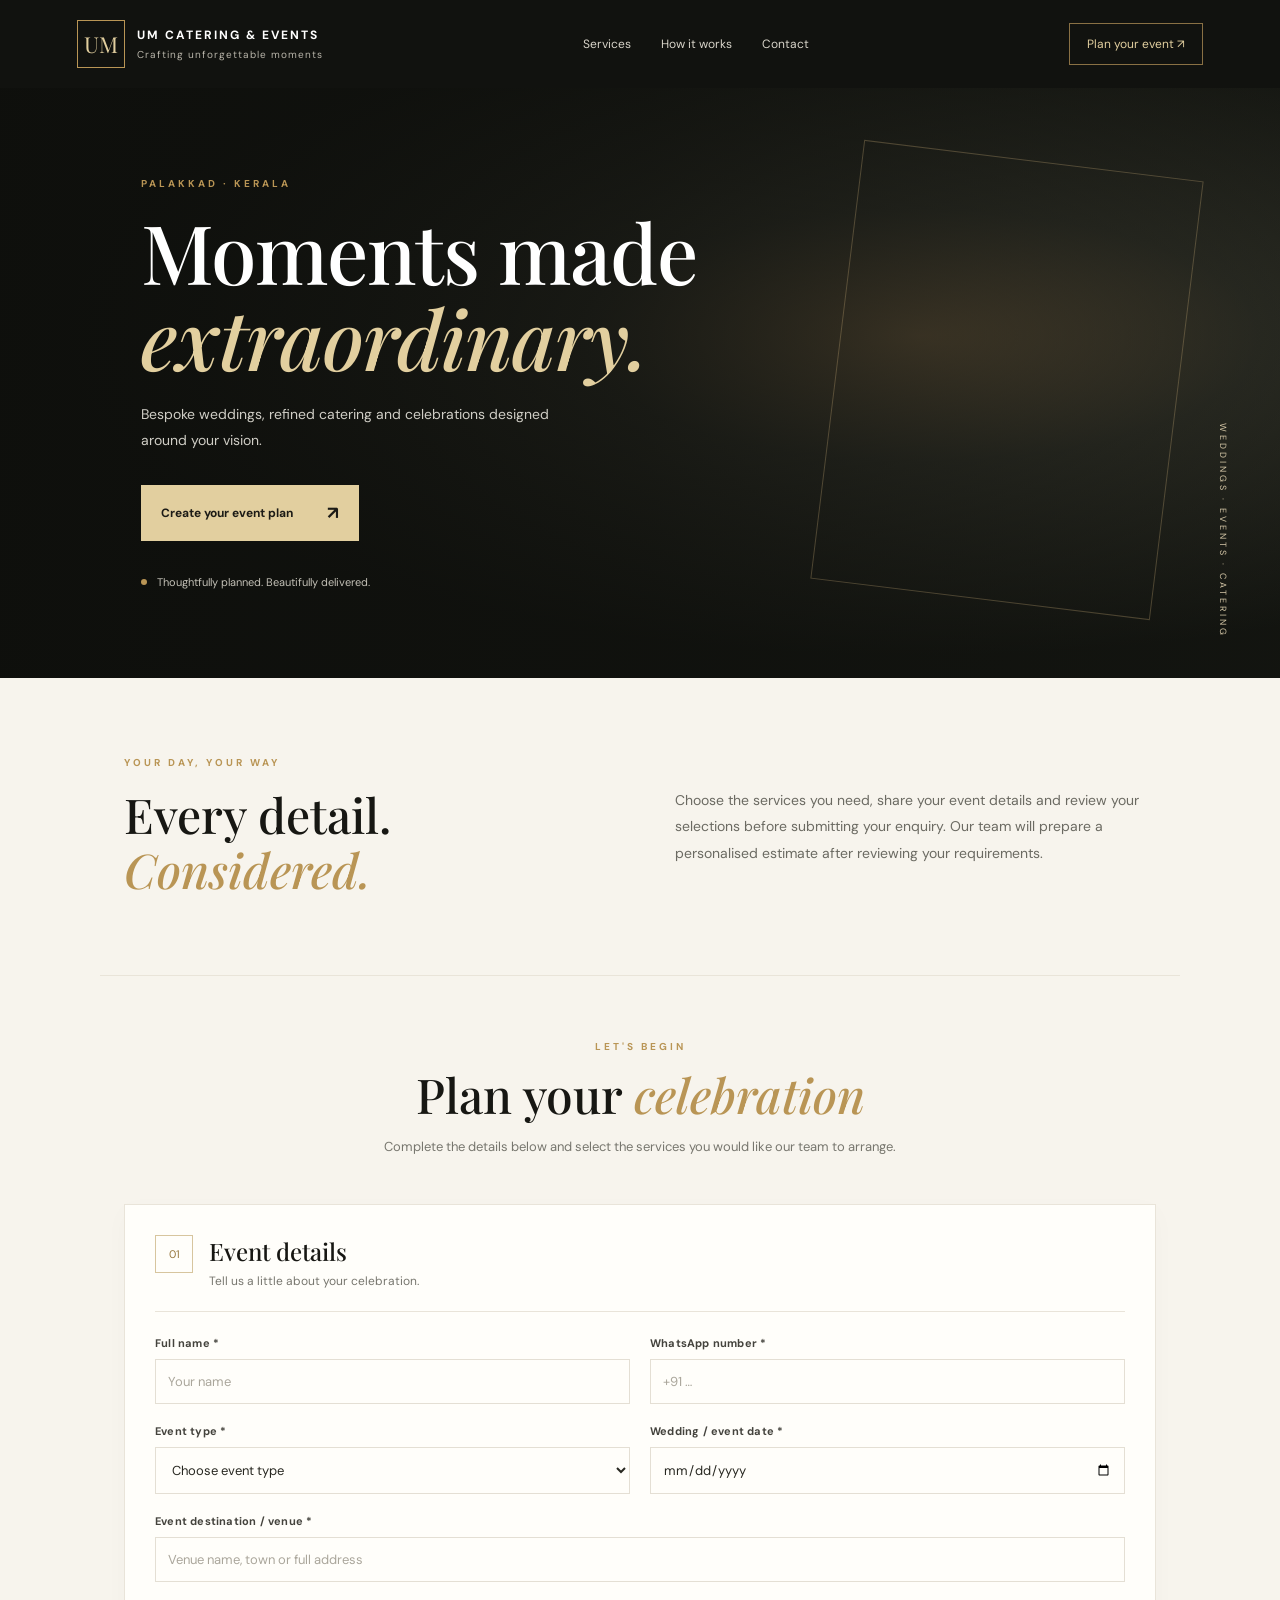
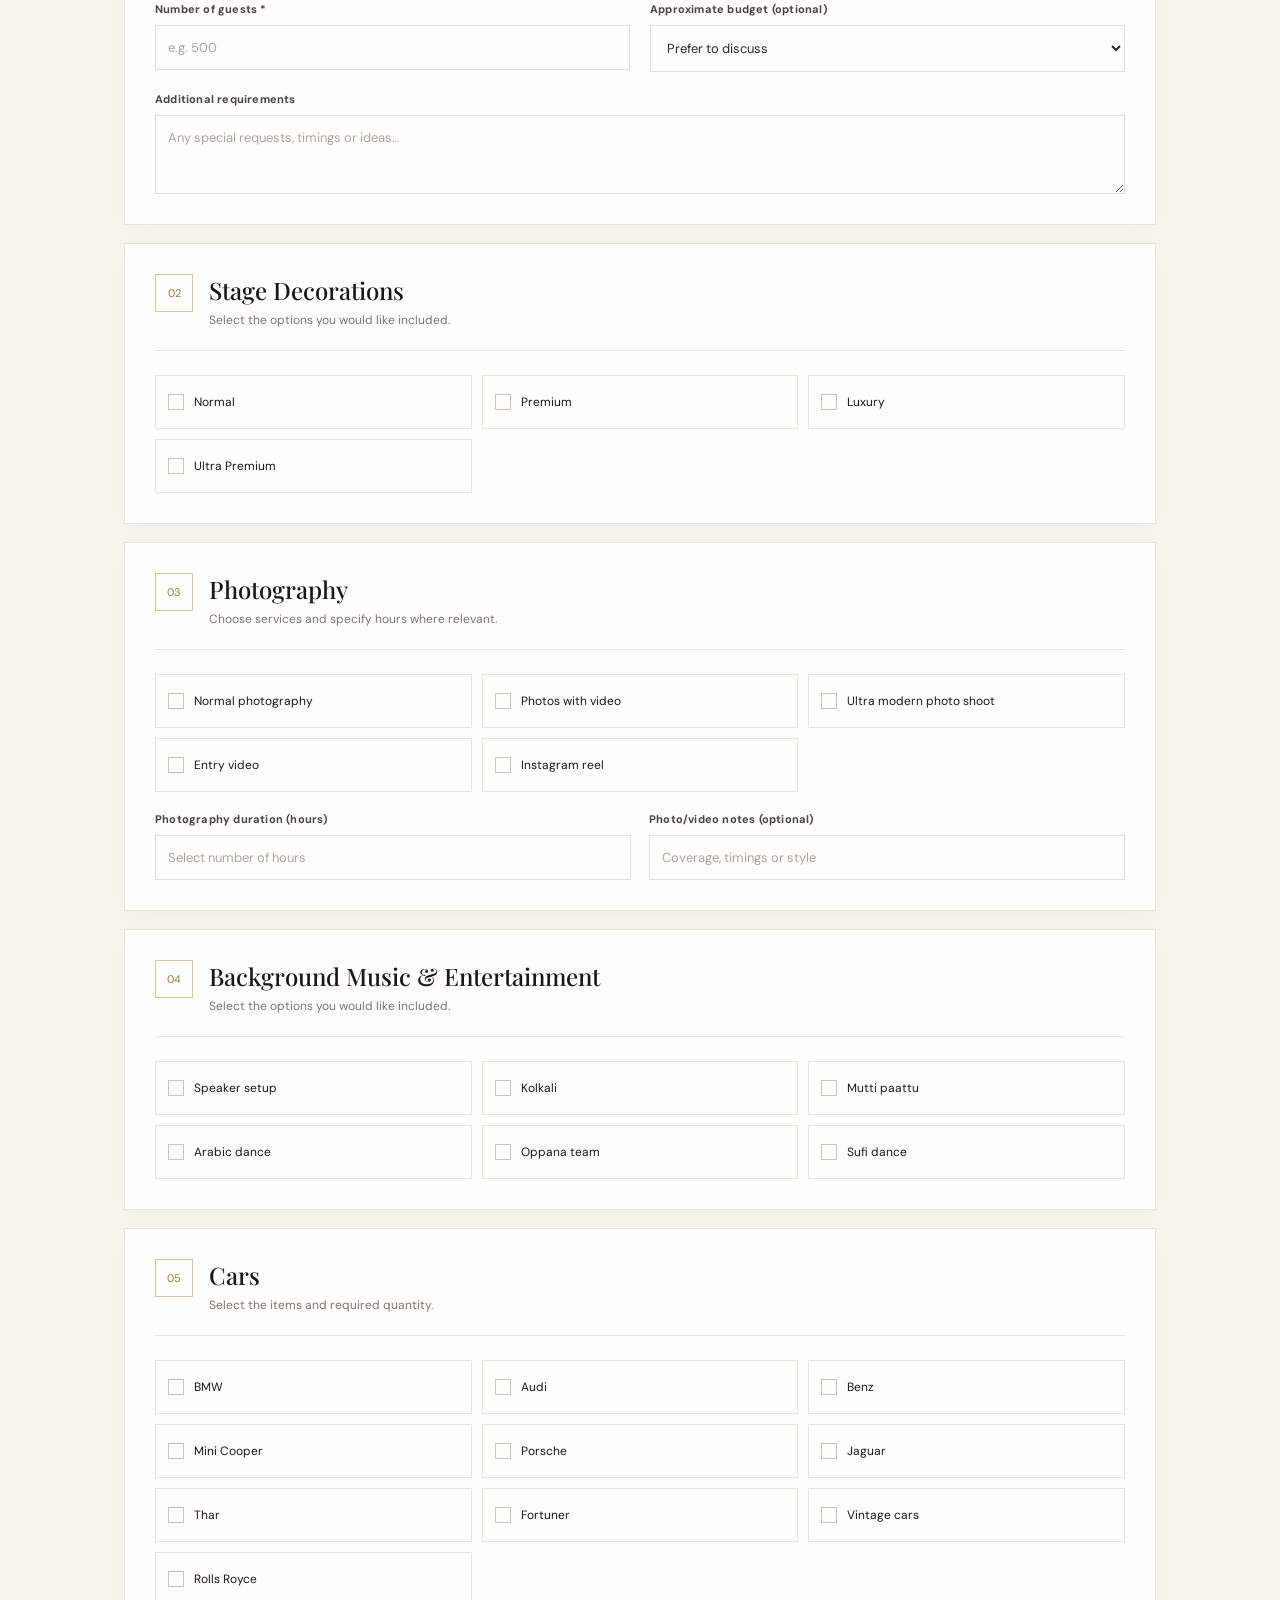
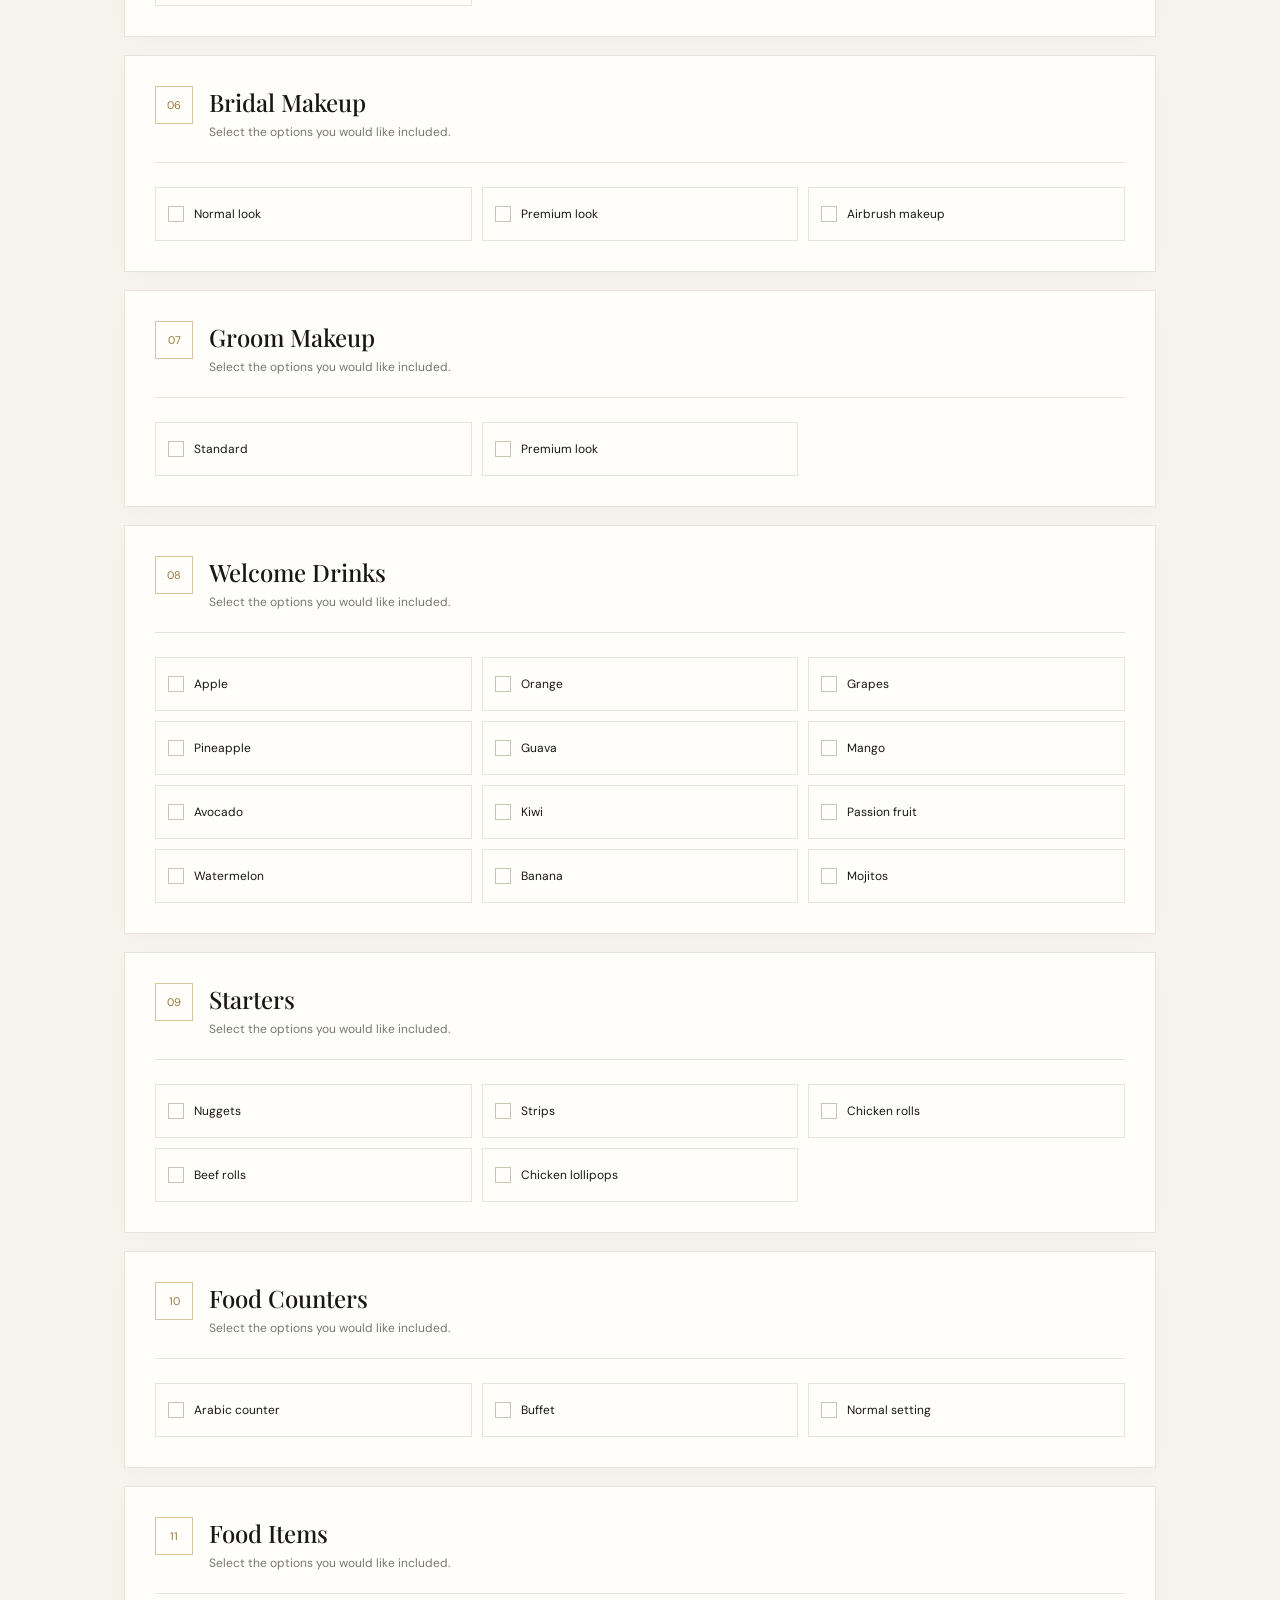
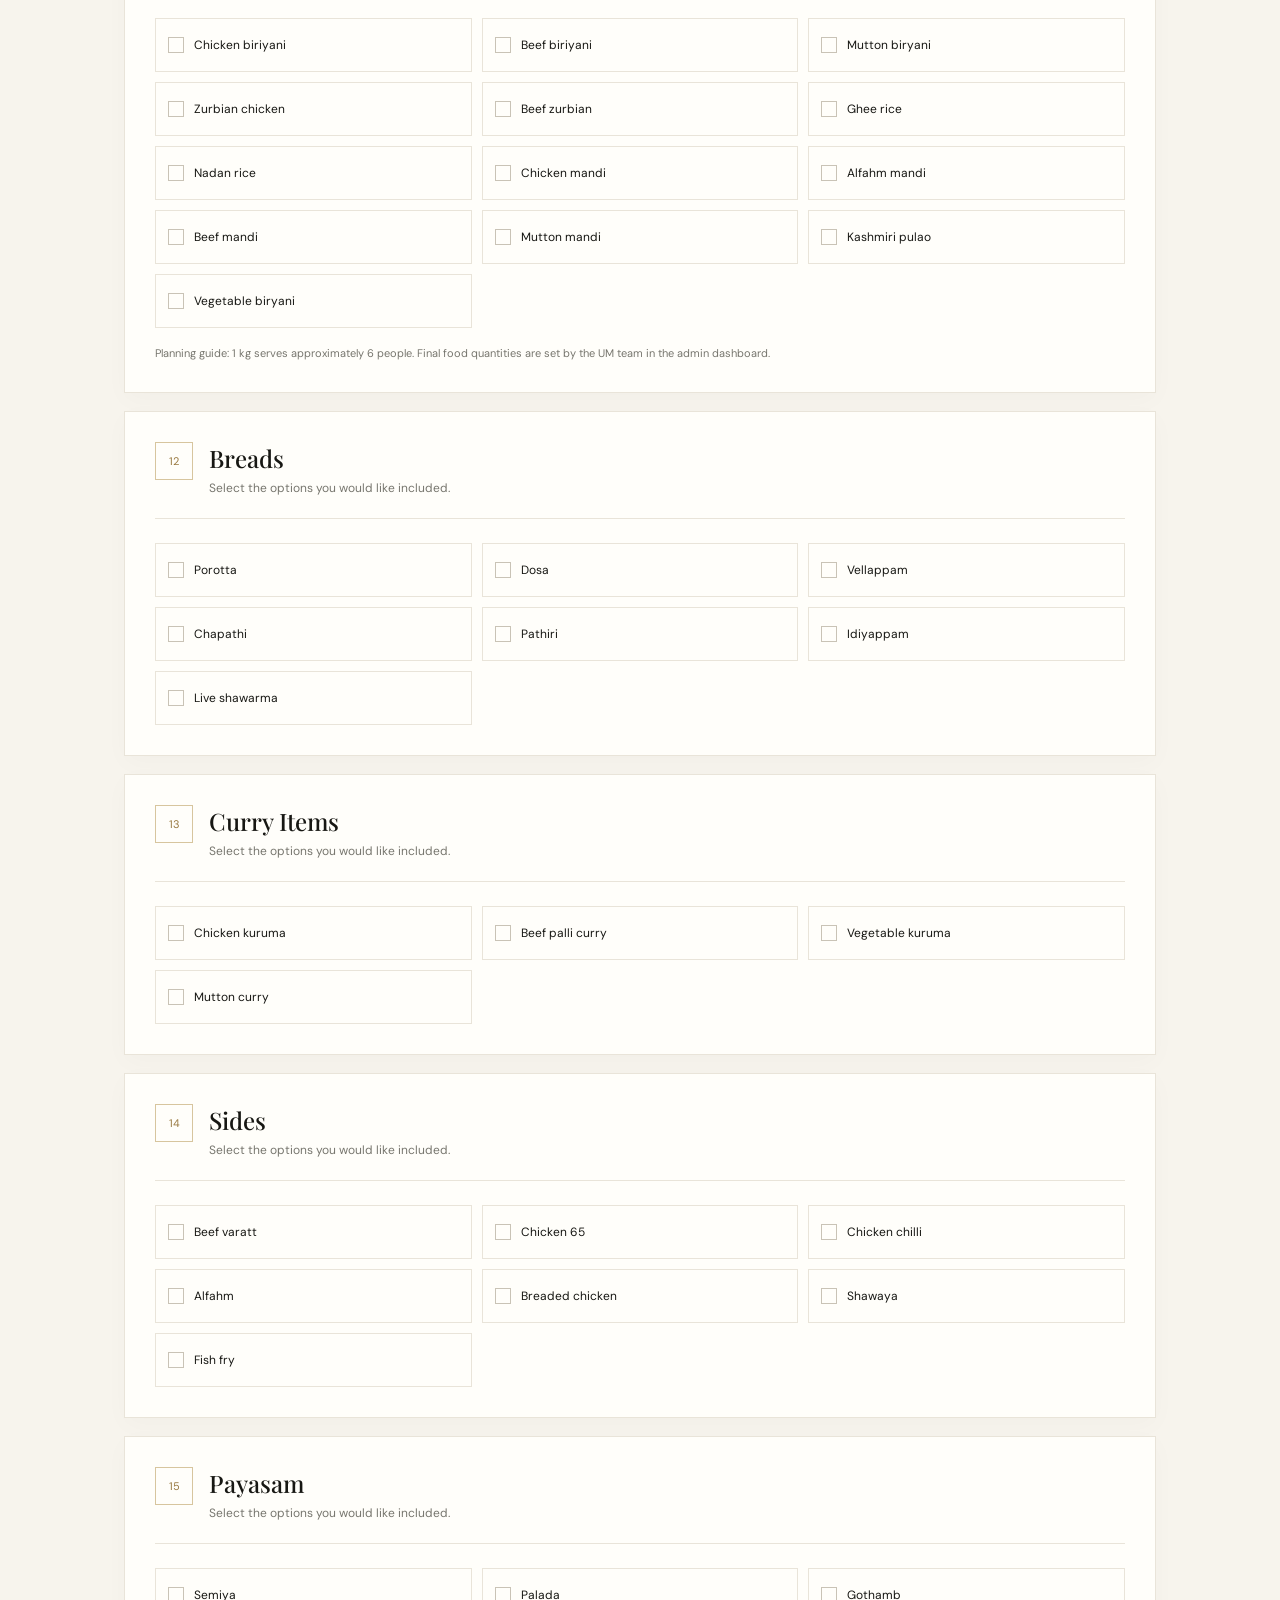
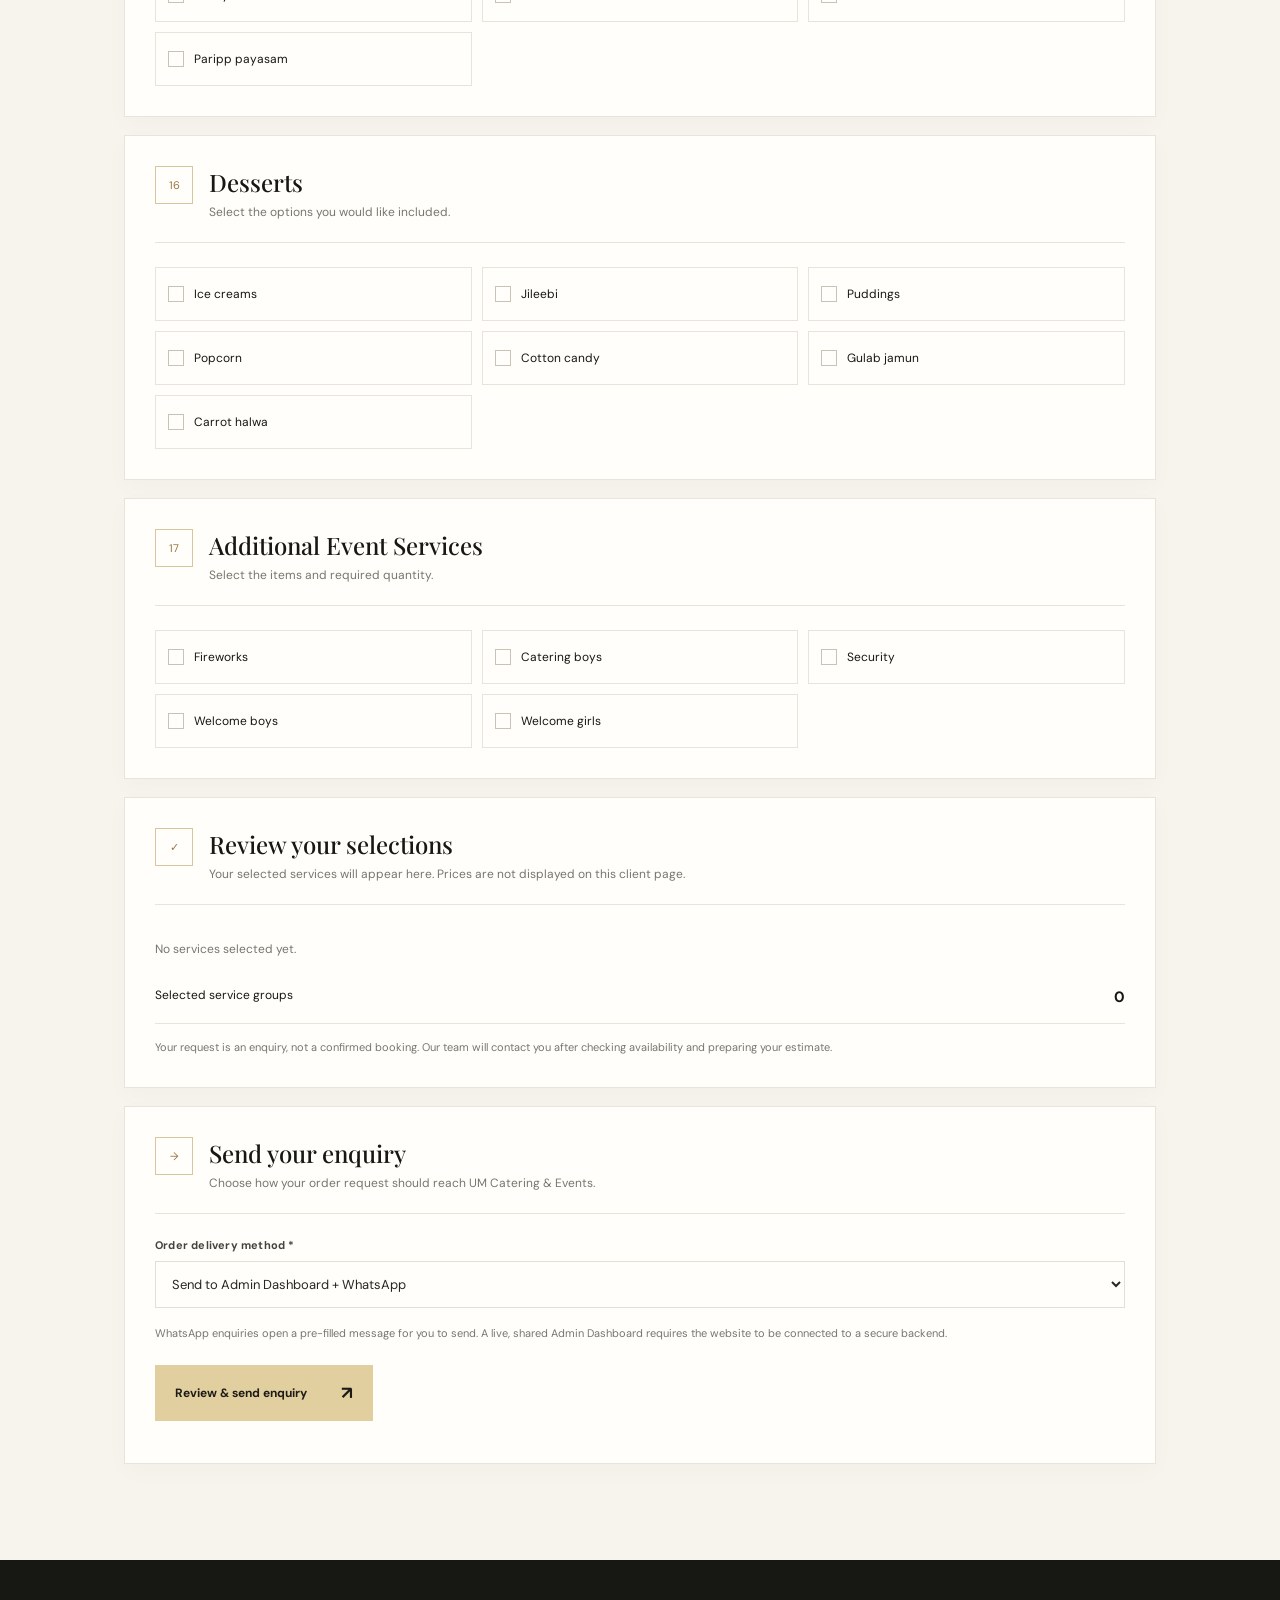
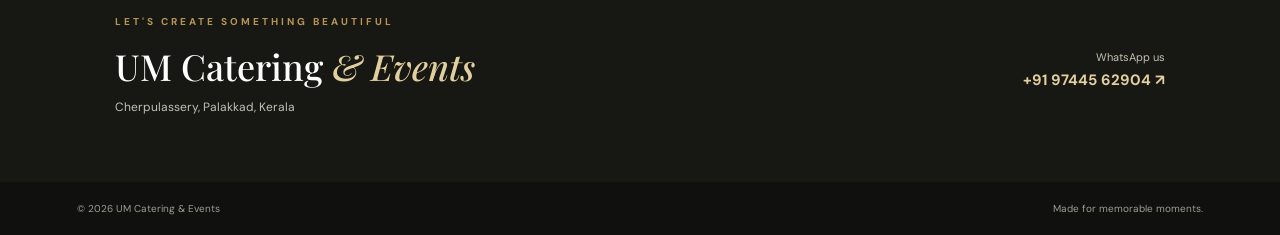
<file: index.html>
<!DOCTYPE html>
<html lang="en">
<head>
<meta charset="utf-8"><meta name="viewport" content="width=device-width, initial-scale=1">
<title>UM Catering & Events | Bespoke Celebrations</title>
<link rel="stylesheet" href="styles.css">
</head>
<body class="public-site">
<header class="site-header">
  <a class="brand" href="#"><span class="brand-mark">UM</span><span><strong>UM CATERING & EVENTS</strong><small>Crafting unforgettable moments</small></span></a>
  <nav><a href="#services">Services</a><a href="#how-it-works">How it works</a><a href="#contact">Contact</a></nav>
  <a class="header-cta" href="#booking">Plan your event ↗</a>
</header>
<section class="hero">
  <div class="hero-shade"></div>
  <div class="hero-content">
    <p class="eyebrow">PALAKKAD · KERALA</p>
    <h1>Moments made<br><em>extraordinary.</em></h1>
    <p class="hero-copy">Bespoke weddings, refined catering and celebrations designed around your vision.</p>
    <a class="gold-button" href="#booking">Create your event plan <span>↗</span></a>
    <div class="hero-note"><span class="gold-dot"></span> Thoughtfully planned. Beautifully delivered.</div>
  </div>
  <div class="hero-side-label">WEDDINGS · EVENTS · CATERING</div>
</section>
<section class="intro section-wrap" id="how-it-works">
  <div><p class="eyebrow">YOUR DAY, YOUR WAY</p><h2>Every detail.<br><em>Considered.</em></h2></div>
  <p>Choose the services you need, share your event details and review your selections before submitting your enquiry. Our team will prepare a personalised estimate after reviewing your requirements.</p>
</section>
<section class="booking section-wrap" id="booking">
  <div class="section-heading" id="services"><p class="eyebrow">LET'S BEGIN</p><h2>Plan your <em>celebration</em></h2><p>Complete the details below and select the services you would like our team to arrange.</p></div>
  <form id="orderForm">
    <section class="form-card">
      <div class="card-heading"><span class="step-number">01</span><div><h3>Event details</h3><p>Tell us a little about your celebration.</p></div></div>
      <div class="form-grid">
        <label>Full name *<input name="name" required placeholder="Your name"></label>
        <label>WhatsApp number *<input name="phone" required type="tel" placeholder="+91 …"></label>
        <label>Event type *<select name="eventType" required><option value="">Choose event type</option><option>Wedding</option><option>Reception</option><option>Engagement</option><option>Birthday</option><option>Corporate event</option><option>Other</option></select></label>
        <label>Wedding / event date *<input name="date" required type="date"></label>
        <label class="wide">Event destination / venue *<input name="destination" required placeholder="Venue name, town or full address"></label>
        <label>Number of guests *<input name="guests" required type="number" min="1" placeholder="e.g. 500"></label>
        <label>Approximate budget (optional)<select name="budget"><option value="">Prefer to discuss</option><option>Under ₹1,00,000</option><option>₹1,00,000–₹3,00,000</option><option>₹3,00,000–₹5,00,000</option><option>₹5,00,000+</option></select></label>
        <label class="wide">Additional requirements<textarea name="notes" rows="3" placeholder="Any special requests, timings or ideas…"></textarea></label>
      </div>
    </section>
    <div id="categories"></div>
    <section class="form-card">
      <div class="card-heading"><span class="step-number">✓</span><div><h3>Review your selections</h3><p>Your selected services will appear here. Prices are not displayed on this client page.</p></div></div>
      <div id="reviewList" class="review-list"><p class="muted">No services selected yet.</p></div>
      <div class="review-footer"><span>Selected service groups</span><strong id="selectionCount">0</strong></div>
      <p class="privacy-note">Your request is an enquiry, not a confirmed booking. Our team will contact you after checking availability and preparing your estimate.</p>
    </section>
    <section class="form-card">
      <div class="card-heading"><span class="step-number">→</span><div><h3>Send your enquiry</h3><p>Choose how your order request should reach UM Catering & Events.</p></div></div>
      <label>Order delivery method *
        <select name="delivery" required>
          <option value="both">Send to Admin Dashboard + WhatsApp</option>
          <option value="dashboard">Admin Dashboard only</option>
          <option value="whatsapp">WhatsApp only</option>
        </select>
      </label>
      <p class="small-note">WhatsApp enquiries open a pre-filled message for you to send. A live, shared Admin Dashboard requires the website to be connected to a secure backend.</p>
      <button class="gold-button submit-button" type="submit">Review & send enquiry <span>↗</span></button>
      <div id="submitMessage" role="status" aria-live="polite"></div>
    </section>
  </form>
</section>
<section class="contact-band" id="contact"><div><p class="eyebrow">LET'S CREATE SOMETHING BEAUTIFUL</p><h2>UM Catering <em>& Events</em></h2><p>Cherpulassery, Palakkad, Kerala</p></div><a class="contact-number" href="https://wa.me/919744562904" target="_blank" rel="noopener">WhatsApp us<br><strong>+91 97445 62904 ↗</strong></a></section>
<footer><span>© <span id="year"></span> UM Catering & Events</span><span>Made for memorable moments.</span></footer>
<script src="app.js"></script>
</body></html>
</file>
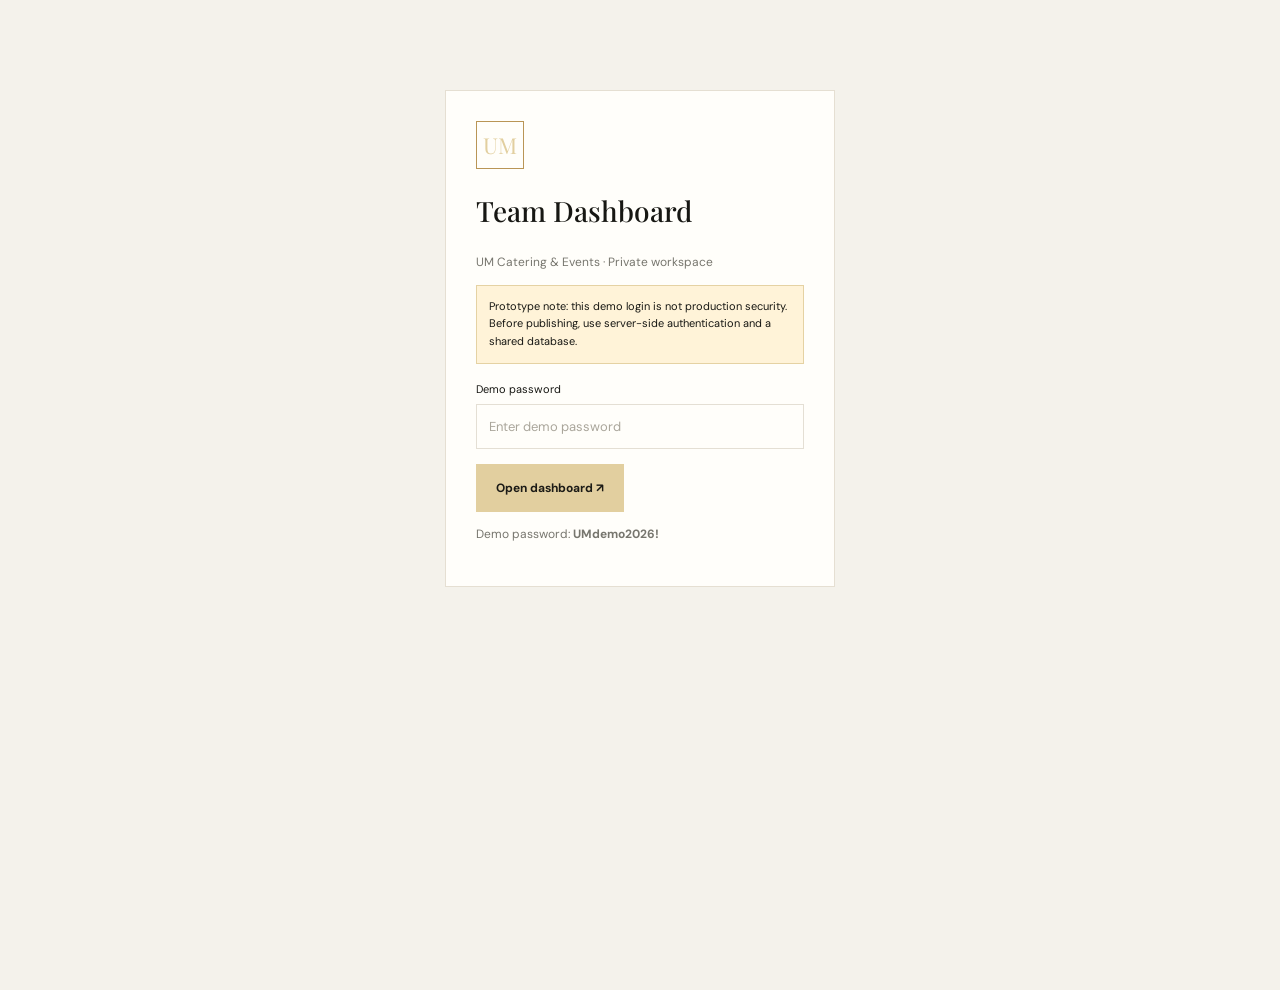
<file: admin.html>
<!DOCTYPE html><html lang="en"><head><meta charset="utf-8"><meta name="viewport" content="width=device-width,initial-scale=1"><title>UM Events | Admin Dashboard</title><link rel="stylesheet" href="styles.css"></head><body class="admin-body">
<div id="loginView" class="login-box"><div class="brand-mark">UM</div><h2>Team Dashboard</h2><p>UM Catering & Events · Private workspace</p><div class="warning">Prototype note: this demo login is not production security. Before publishing, use server-side authentication and a shared database.</div><label>Demo password<input id="adminPassword" type="password" placeholder="Enter demo password"></label><button class="gold-button" id="loginButton">Open dashboard ↗</button><p id="loginError"></p><p>Demo password: <strong>UMdemo2026!</strong></p></div>
<div id="dashboardView" hidden>
<header class="admin-header"><div><h1>UM Catering & Events</h1><p>ADMIN WORKSPACE · PRIVATE</p></div><button class="admin-btn" id="logoutButton">Log out</button></header>
<main class="admin-wrap"><div class="admin-toolbar"><div><p class="eyebrow">OPERATIONS OVERVIEW</p><h2>Orders & estimates</h2></div><div class="admin-actions"><button class="admin-btn" id="refreshButton">Refresh orders</button><button class="admin-btn primary" id="exportButton">Export orders JSON</button></div></div>
<div class="warning">Prototype data is stored only in this browser. For real customers and a dashboard accessible across devices, connect a backend/database before going live. Do not use this demo password on a public site.</div>
<div class="stats"><div class="stat"><small>Total orders</small><strong id="totalStat">0</strong></div><div class="stat"><small>Pending</small><strong id="pendingStat">0</strong></div><div class="stat"><small>Quoted</small><strong id="quotedStat">0</strong></div><div class="stat"><small>Confirmed</small><strong id="confirmedStat">0</strong></div></div>
<div class="admin-layout"><section class="panel"><h3>Received orders</h3><div class="order-list" id="orderList"></div></section>
<section class="panel"><h3>Order details & estimate</h3><div id="orderDetails" class="empty-state">Choose an order from the list to view details and prepare an estimate.</div></section></div></main></div>
<script src="admin.js"></script></body></html>
</file>
<file: styles.css>
@import url('https://fonts.googleapis.com/css2?family=DM+Sans:wght@400;500;600;700&family=Playfair+Display:ital,wght@0,500;0,600;1,500;1,600&display=swap');
:root{--ink:#171713;--muted:#77766e;--gold:#b99555;--gold-light:#e2cf9f;--cream:#f7f4ed;--line:#e9e4d9;--white:#fffefa;--green:#34483b}
*{box-sizing:border-box}html{scroll-behavior:smooth}body{margin:0;background:var(--cream);color:var(--ink);font-family:'DM Sans',sans-serif}a{color:inherit;text-decoration:none}.site-header{height:88px;padding:0 6vw;display:flex;align-items:center;justify-content:space-between;background:#11120f;color:#fff;gap:24px}.brand{display:flex;align-items:center;gap:12px}.brand-mark{display:grid;place-items:center;width:48px;height:48px;border:1px solid var(--gold);color:var(--gold-light);font-family:'Playfair Display',serif;font-size:22px}.brand strong{display:block;font-size:12px;letter-spacing:2px}.brand small{display:block;margin-top:5px;color:#b9b5aa;font-size:10px;letter-spacing:1px}.site-header nav{display:flex;gap:30px;color:#d8d4c9;font-size:12px}.site-header nav a:hover{color:var(--gold-light)}.header-cta{border:1px solid #897044;padding:12px 17px;font-size:12px;color:var(--gold-light)}.hero{position:relative;min-height:590px;display:flex;align-items:center;padding:70px 11%;overflow:hidden;background:linear-gradient(90deg,rgba(14,15,12,.96),rgba(14,15,12,.72),rgba(14,15,12,.34)),radial-gradient(ellipse at 72% 42%,#6b5b3f 0,#34352b 26%,#151712 66%);color:#fff}.hero:after{content:"";position:absolute;right:8%;top:12%;width:340px;height:440px;border:1px solid rgba(218,188,128,.28);transform:rotate(7deg)}.hero-content{position:relative;z-index:1;max-width:650px}.eyebrow{font-size:10px;font-weight:700;letter-spacing:3px;color:var(--gold);margin:0 0 18px}.hero h1{font:500 clamp(48px,6.5vw,82px)/1.05 'Playfair Display',serif;margin:0 0 22px;letter-spacing:-1px}.hero h1 em,.intro h2 em,.section-heading h2 em,.contact-band h2 em{color:var(--gold-light);font-weight:500}.hero-copy{max-width:420px;color:#d0cec6;line-height:1.8;font-size:14px;margin-bottom:32px}.gold-button{display:inline-flex;align-items:center;gap:34px;background:var(--gold-light);color:#1c1b16;padding:16px 20px;border:0;font:700 12px 'DM Sans',sans-serif;cursor:pointer;transition:.2s}.gold-button:hover{background:#f1dfb0;transform:translateY(-1px)}.gold-button span{font-size:18px}.hero-note{margin-top:34px;font-size:11px;color:#c3c0b6;display:flex;gap:10px;align-items:center}.gold-dot{width:6px;height:6px;background:var(--gold);border-radius:50%}.hero-side-label{position:absolute;right:4%;bottom:40px;writing-mode:vertical-rl;font-size:9px;letter-spacing:3px;color:#d6c8a8}.section-wrap{max-width:1080px;margin:0 auto;padding:78px 24px}.intro{display:grid;grid-template-columns:1fr 1fr;gap:70px;align-items:center;border-bottom:1px solid var(--line)}.intro h2,.section-heading h2,.contact-band h2{font:500 clamp(34px,4vw,48px)/1.15 'Playfair Display',serif;margin:0}.intro h2 em,.section-heading h2 em{color:var(--gold)}.intro>p{font-size:14px;line-height:1.9;color:#6b6a62;max-width:470px}.section-heading{text-align:center;max-width:600px;margin:0 auto 46px}.section-heading .eyebrow{margin-bottom:14px}.section-heading>p:last-child{font-size:13px;line-height:1.7;color:var(--muted)}.booking{padding-top:64px}.form-card{background:var(--white);border:1px solid var(--line);padding:30px;margin-bottom:18px;box-shadow:0 7px 24px rgba(34,29,18,.025)}.card-heading{display:flex;align-items:flex-start;gap:16px;padding-bottom:22px;margin-bottom:24px;border-bottom:1px solid var(--line)}.step-number{display:grid;place-items:center;flex:0 0 38px;height:38px;border:1px solid #d7c59e;color:#98783f;font-size:11px}.card-heading h3{font:500 24px 'Playfair Display',serif;margin:0 0 6px}.card-heading p{font-size:12px;color:var(--muted);margin:0}.form-grid{display:grid;grid-template-columns:1fr 1fr;gap:20px}.form-grid label,.form-card>label,.hours-field label{display:flex;flex-direction:column;gap:9px;font-size:11px;font-weight:700;color:#44433d;letter-spacing:.2px}.form-grid .wide{grid-column:1/-1}input,select,textarea{width:100%;min-width:0;border:1px solid #e4dfd4;background:#fffefa;padding:13px 12px;color:#282821;font:400 13px 'DM Sans',sans-serif;border-radius:0;outline:none}input:focus,select:focus,textarea:focus{border-color:var(--gold)}input::placeholder,textarea::placeholder{color:#aaa69b}.options-grid{display:grid;grid-template-columns:repeat(3,minmax(0,1fr));gap:10px}.option-tile{display:flex;align-items:center;gap:10px;min-height:54px;padding:11px 12px;border:1px solid var(--line);background:#fffefa;cursor:pointer;font-size:12px;position:relative}.option-tile:has(input:checked){border-color:var(--gold);background:#fbf7ed}.option-tile>input[type=checkbox],.option-tile>input[type=radio]{position:absolute;opacity:0;width:1px;height:1px}.fake-control{width:16px;height:16px;border:1px solid #c9c3b6;flex:0 0 16px;display:inline-block;position:relative}.option-tile input:checked+.fake-control{background:var(--gold);border-color:var(--gold)}.option-tile input:checked+.fake-control:after{content:"✓";position:absolute;color:white;font-size:12px;left:2px;top:-1px}.option-name{flex:1}.qty-input{width:62px;padding:7px 5px;font-size:12px}.qty-input:disabled{display:none}.hours-field{display:grid;grid-template-columns:1fr 1fr;gap:18px;margin-top:20px}.small-note,.privacy-note{font-size:11px;line-height:1.7;color:#77766e;margin:16px 0 0}.review-list{display:flex;flex-direction:column}.review-row{display:flex;justify-content:space-between;align-items:center;padding:12px 0;border-bottom:1px solid #eee9df;gap:20px}.review-row span{display:flex;flex-direction:column;gap:4px}.review-row small{font-size:10px;color:#8c7a54}.review-row strong{font-size:12px;font-weight:600}.review-row b{font-size:11px;color:#77766e;text-align:right}.muted{color:var(--muted);font-size:12px}.review-footer{display:flex;justify-content:space-between;padding-top:18px;font-size:12px}.review-footer strong{font-size:15px}.privacy-note{padding-top:14px;border-top:1px solid var(--line)}.submit-button{margin-top:22px}.contact-band{background:#171813;color:#fff;padding:55px 9%;display:flex;justify-content:space-between;align-items:center;gap:30px}.contact-band h2{font-size:36px}.contact-band>div>p:last-child{font-size:12px;color:#c3c0b6}.contact-number{font-size:11px;line-height:1.8;color:#c5c0b2;text-align:right}.contact-number strong{font-size:15px;color:var(--gold-light)}footer{padding:20px 6%;background:#10110e;color:#9e9b91;display:flex;justify-content:space-between;font-size:10px}#submitMessage{font-size:12px;line-height:1.7;color:var(--green);margin-top:12px}
.admin-body{background:#f4f2eb;min-height:100vh}.admin-header{background:#151611;color:#fff;padding:22px 4%;display:flex;align-items:center;justify-content:space-between}.admin-header h1{font:500 26px 'Playfair Display',serif;margin:0}.admin-header p{font-size:11px;color:#c4bda9;margin:5px 0 0}.admin-wrap{max-width:1250px;margin:0 auto;padding:32px 24px}.admin-toolbar{display:flex;justify-content:space-between;align-items:center;gap:16px;margin-bottom:22px}.admin-toolbar h2{font:500 30px 'Playfair Display',serif;margin:0}.admin-actions{display:flex;gap:10px;flex-wrap:wrap}.admin-btn{border:1px solid #c9bd9e;padding:10px 14px;background:#fffefa;font-size:11px;cursor:pointer}.admin-btn.primary{background:#b99555;color:#171713;border-color:#b99555}.stats{display:grid;grid-template-columns:repeat(4,1fr);gap:14px;margin-bottom:22px}.stat{padding:18px;background:#fffefa;border:1px solid #e5dfd2}.stat small{display:block;color:#77766e;font-size:10px;text-transform:uppercase;letter-spacing:1px}.stat strong{display:block;font:500 28px 'Playfair Display',serif;margin-top:8px}.admin-layout{display:grid;grid-template-columns:minmax(0,1.2fr) minmax(300px,.8fr);gap:18px}.panel{background:#fffefa;border:1px solid #e5dfd2;padding:22px;min-width:0}.panel h3{font:500 22px 'Playfair Display',serif;margin:0 0 16px}.order-list{display:flex;flex-direction:column;gap:8px}.order-card{padding:14px;border:1px solid #e9e4d9;cursor:pointer;background:#fffefa}.order-card.active{border-color:#b99555;background:#fcf8ef}.order-card strong{font-size:12px;display:block}.order-card span{font-size:10px;color:#77766e;display:block;margin-top:5px}.admin-form-grid{display:grid;grid-template-columns:1fr 1fr;gap:12px}.admin-form-grid label{font-size:10px;color:#66645c;display:flex;flex-direction:column;gap:6px}.admin-form-grid .wide{grid-column:1/-1}.admin-form-grid input,.admin-form-grid select,.admin-form-grid textarea{padding:10px;font-size:12px}.selected-service-table{width:100%;border-collapse:collapse;font-size:11px;margin:14px 0}.selected-service-table th,.selected-service-table td{border-bottom:1px solid #eee9df;padding:9px 5px;text-align:left;vertical-align:top}.selected-service-table input{padding:7px;width:100px}.total-row{display:flex;justify-content:space-between;padding:15px 0;border-top:1px solid #d9cba9;font-size:14px;font-weight:700}.admin-help{font-size:11px;color:#77766e;line-height:1.7}.empty-state{padding:28px 8px;color:#77766e;font-size:12px;line-height:1.7}.badge{display:inline-block;padding:5px 8px;background:#f1ead9;color:#796136;font-size:9px;text-transform:uppercase;letter-spacing:.6px}.login-box{max-width:390px;margin:10vh auto;background:#fffefa;padding:30px;border:1px solid #e5dfd2}.login-box h2{font:500 28px 'Playfair Display',serif}.login-box p{font-size:12px;line-height:1.7;color:#77766e}.login-box label{font-size:11px;display:flex;flex-direction:column;gap:8px;margin:15px 0}.warning{background:#fff3d8;border:1px solid #e5d2a3;padding:12px;font-size:11px;line-height:1.6;margin-bottom:18px}
@media(max-width:760px){.site-header{height:auto;padding:18px 5%;flex-wrap:wrap}.site-header nav{order:3;width:100%;justify-content:space-between;gap:12px}.header-cta{font-size:10px;padding:10px}.brand strong{font-size:10px;letter-spacing:1px}.hero{min-height:520px;padding:65px 7%}.hero:after{right:-120px}.hero-side-label{display:none}.intro{grid-template-columns:1fr;gap:12px;padding-top:55px;padding-bottom:55px}.section-wrap{padding-left:14px;padding-right:14px}.form-card{padding:20px 15px}.form-grid{grid-template-columns:1fr}.form-grid .wide{grid-column:auto}.options-grid{grid-template-columns:repeat(2,minmax(0,1fr))}.option-tile{padding:10px 8px;font-size:11px;gap:7px}.qty-input{width:48px}.hours-field{grid-template-columns:1fr}.contact-band{padding:40px 7%;align-items:flex-start;flex-direction:column}.contact-number{text-align:left}.contact-band h2{font-size:30px}footer{gap:12px;flex-direction:column}.stats{grid-template-columns:repeat(2,1fr)}.admin-layout{grid-template-columns:1fr}.admin-toolbar{align-items:flex-start;flex-direction:column}.admin-wrap{padding:22px 12px}.admin-header{padding:18px 5%}.admin-form-grid{grid-template-columns:1fr}.admin-form-grid .wide{grid-column:auto}}
</file>
